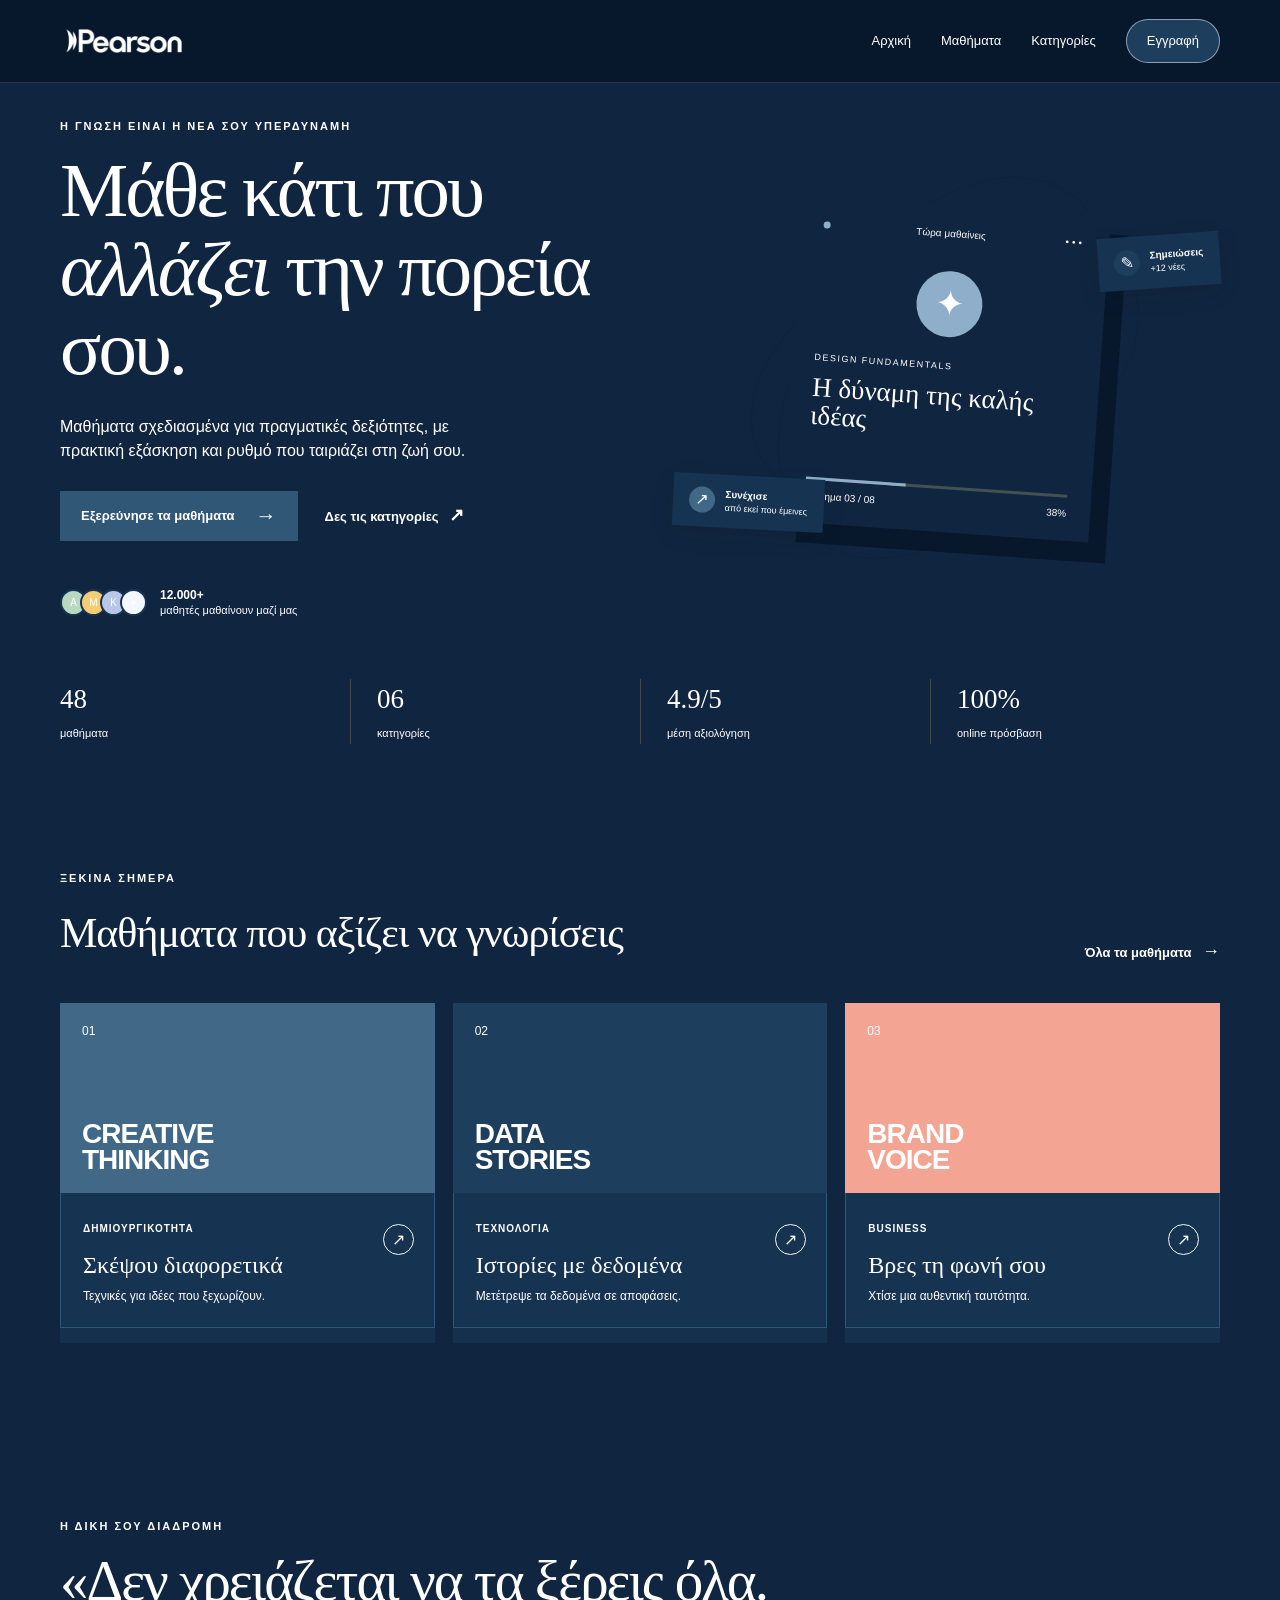
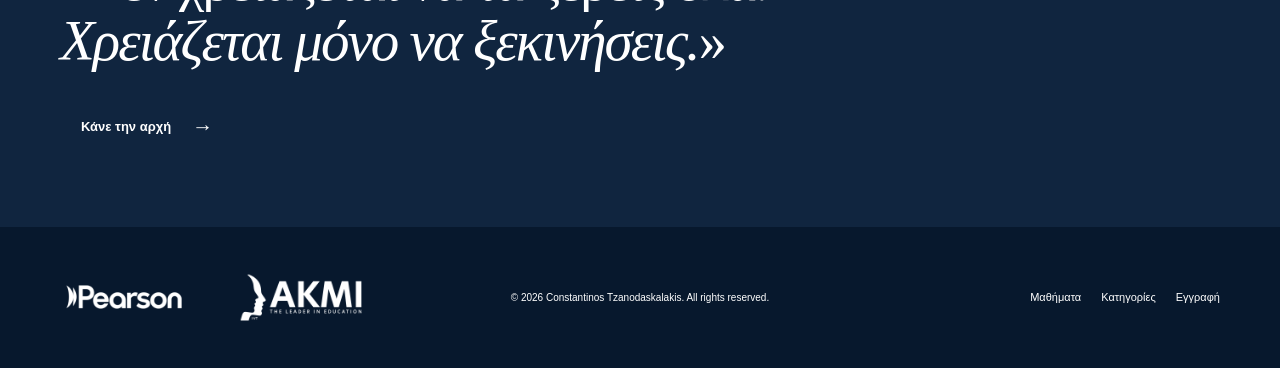
<file: index.html>
<!DOCTYPE html>
<html lang="el">
<head>
  <meta charset="UTF-8">
  <meta name="viewport" content="width=device-width, initial-scale=1.0">
  <meta name="description" content="Pearson Learn - σύγχρονη online εκπαιδευτική πλατφόρμα.">
  <title>Pearson Learn | Μάθε με τον δικό σου ρυθμό</title>
  <link rel="stylesheet" href="styles.css">
  <script src="script.js" defer></script>
</head>
<body>
  <header class="site-header">
    <div class="container nav-wrap">
      <a class="brand" href="index.html" aria-label="Pearson Learn αρχική σελίδα"><img class="brand-logo" src="logo.png" alt="Pearson Learn"></a>
      <button class="menu-toggle" type="button" aria-label="Άνοιγμα μενού" aria-expanded="false">☰</button>
      <nav class="main-nav" aria-label="Κύρια πλοήγηση">
        <a class="active" href="index.html">Αρχική</a>
        <a href="courses.html">Μαθήματα</a>
        <a href="categories.html">Κατηγορίες</a>
        <a class="nav-cta" href="register.html">Εγγραφή</a>
      </nav>
    </div>
  </header>

  <main>
    <section class="hero">
      <div class="container hero-grid">
        <div class="hero-copy reveal">
          <p class="eyebrow">Η γνώση είναι η νέα σου υπερδύναμη</p>
          <h1>Μάθε κάτι που <em>αλλάζει</em> την πορεία σου.</h1>
          <p class="hero-text">Μαθήματα σχεδιασμένα για πραγματικές δεξιότητες, με πρακτική εξάσκηση και ρυθμό που ταιριάζει στη ζωή σου.</p>
          <div class="hero-actions">
            <a class="button button-primary" href="courses.html">Εξερεύνησε τα μαθήματα <span>→</span></a>
            <a class="text-link" href="categories.html">Δες τις κατηγορίες <span>↗</span></a>
          </div>
          <div class="hero-proof"><div class="avatar-stack"><span>Α</span><span>Μ</span><span>Κ</span><span>+</span></div><p><strong>12.000+</strong><br>μαθητές μαθαίνουν μαζί μας</p></div>
        </div>
        <div class="hero-visual reveal reveal-delay">
          <div class="orbit orbit-one"></div><div class="orbit orbit-two"></div>
          <div class="learning-card"><div class="card-topline"><span class="live-dot"></span><span>Τώρα μαθαίνεις</span><span class="more">•••</span></div><div class="course-symbol">✦</div><p class="mini-label">DESIGN FUNDAMENTALS</p><h2>Η δύναμη της καλής ιδέας</h2><div class="progress-line"><span></span></div><div class="card-bottom"><span>Μάθημα 03 / 08</span><span>38%</span></div></div>
          <div class="floating-note note-one"><span>✎</span><div><strong>Σημειώσεις</strong><small>+12 νέες</small></div></div>
          <div class="floating-note note-two"><span>↗</span><div><strong>Συνέχισε</strong><small>από εκεί που έμεινες</small></div></div>
        </div>
      </div>
    </section>

    <section class="stats-strip"><div class="container stats-grid"><div><strong>48</strong><span>μαθήματα</span></div><div><strong>06</strong><span>κατηγορίες</span></div><div><strong>4.9/5</strong><span>μέση αξιολόγηση</span></div><div><strong>100%</strong><span>online πρόσβαση</span></div></div></section>

    <section class="section featured-section"><div class="container"><div class="section-heading"><div><p class="eyebrow">Ξεκίνα σήμερα</p><h2>Μαθήματα που αξίζει να γνωρίσεις</h2></div><a class="text-link" href="courses.html">Όλα τα μαθήματα <span>→</span></a></div><div class="course-preview-grid"><article class="feature-course feature-blue"><div class="course-art"><span>01</span><b>CREATIVE<br>THINKING</b></div><div class="course-info"><span class="course-tag">Δημιουργικότητα</span><h3>Σκέψου διαφορετικά</h3><p>Τεχνικές για ιδέες που ξεχωρίζουν.</p><a class="round-arrow" href="courses.html" aria-label="Δες το μάθημα">↗</a></div></article><article class="feature-course feature-yellow"><div class="course-art"><span>02</span><b>DATA<br>STORIES</b></div><div class="course-info"><span class="course-tag">Τεχνολογία</span><h3>Ιστορίες με δεδομένα</h3><p>Μετέτρεψε τα δεδομένα σε αποφάσεις.</p><a class="round-arrow" href="courses.html" aria-label="Δες το μάθημα">↗</a></div></article><article class="feature-course feature-pink"><div class="course-art"><span>03</span><b>BRAND<br>VOICE</b></div><div class="course-info"><span class="course-tag">Business</span><h3>Βρες τη φωνή σου</h3><p>Χτίσε μια αυθεντική ταυτότητα.</p><a class="round-arrow" href="courses.html" aria-label="Δες το μάθημα">↗</a></div></article></div></div></section>

    <section class="quote-section"><div class="container quote-layout"><p class="eyebrow">Η δική σου διαδρομή</p><blockquote>«Δεν χρειάζεται να τα ξέρεις όλα.<br><em>Χρειάζεται μόνο να ξεκινήσεις.</em>»</blockquote><a class="button button-dark" href="register.html">Κάνε την αρχή <span>→</span></a></div></section>
  </main>

  <footer class="site-footer"><div class="container footer-grid"><div class="footer-brand-group"><a class="brand" href="index.html"><img class="brand-logo" src="logo.png" alt="Pearson Learn"></a><div class="footer-identity"><img class="footer-logo" src="iek.png" alt="IEK logo"></div></div><p class="footer-credit">© 2026 Constantinos Tzanodaskalakis. All rights reserved.</p><div class="footer-links"><a href="courses.html">Μαθήματα</a><a href="categories.html">Κατηγορίες</a><a href="register.html">Εγγραφή</a></div></div></footer>
</body>
</html>
</file>
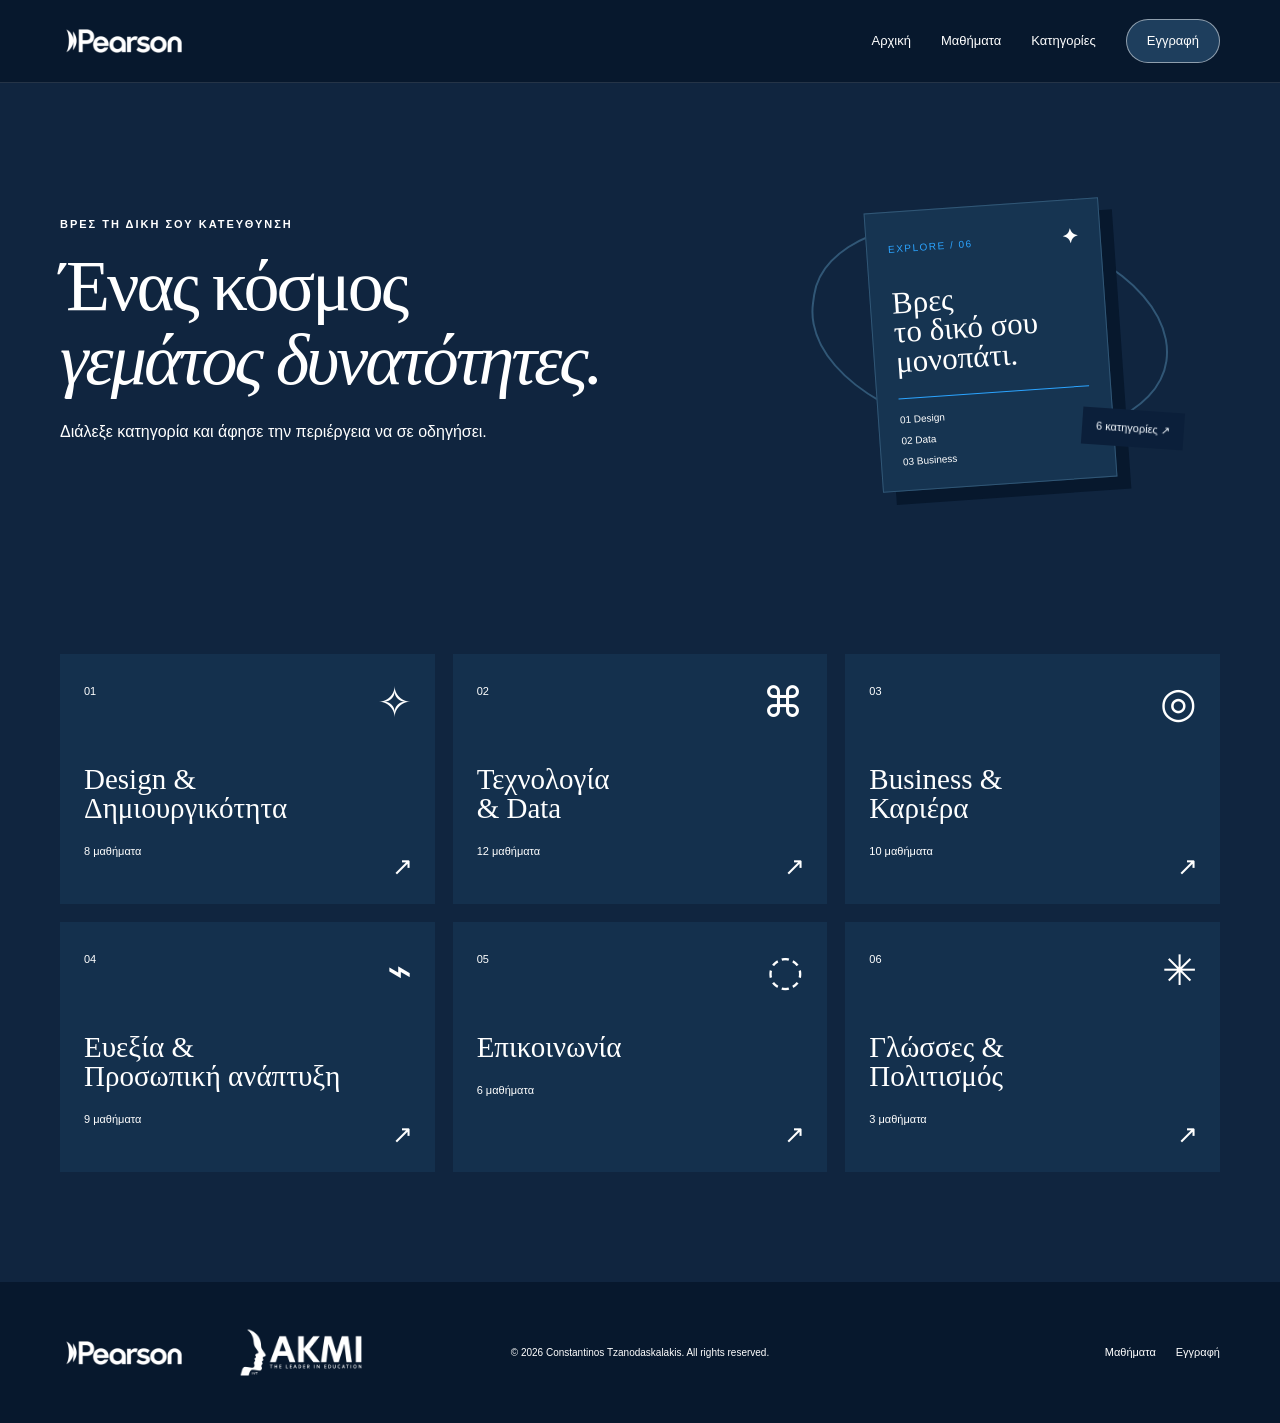
<file: categories.html>
<!DOCTYPE html>
<html lang="el">
<head><meta charset="UTF-8"><meta name="viewport" content="width=device-width, initial-scale=1.0"><meta name="description" content="Κατηγορίες online μαθημάτων Pearson Learn."><title>Κατηγορίες | Pearson Learn</title><link rel="stylesheet" href="styles.css"><script src="script.js" defer></script></head>
<body>
<header class="site-header"><div class="container nav-wrap"><a class="brand" href="index.html"><img class="brand-logo" src="logo.png" alt="Pearson Learn"></a><button class="menu-toggle" type="button" aria-label="Άνοιγμα μενού" aria-expanded="false">☰</button><nav class="main-nav" aria-label="Κύρια πλοήγηση"><a href="index.html">Αρχική</a><a href="courses.html">Μαθήματα</a><a class="active" href="categories.html">Κατηγορίες</a><a class="nav-cta" href="register.html">Εγγραφή</a></nav></div></header>
<main><section class="page-hero category-hero"><div class="container"><p class="eyebrow">Βρες τη δική σου κατεύθυνση</p><h1>Ένας κόσμος<br><em>γεμάτος δυνατότητες.</em></h1><p>Διάλεξε κατηγορία και άφησε την περιέργεια να σε οδηγήσει.</p><div class="category-hero-art" aria-hidden="true"><div class="category-orbit"></div><div class="category-map-card"><div class="category-map-head"><span>EXPLORE / 06</span><strong>✦</strong></div><h2>Βρες<br>το δικό σου<br>μονοπάτι.</h2><div class="category-map-list"><span>01 Design</span><span>02 Data</span><span>03 Business</span></div></div><div class="category-hero-badge">6 κατηγορίες ↗</div></div></div></section><section class="category-section"><div class="container"><div class="category-grid"><a class="category-card category-coral" href="courses.html?category=design"><span class="category-number">01</span><span class="category-icon">✧</span><h2>Design &<br>Δημιουργικότητα</h2><p>8 μαθήματα</p><span class="category-arrow">↗</span></a><a class="category-card category-blue" href="courses.html?category=technology"><span class="category-number">02</span><span class="category-icon">⌘</span><h2>Τεχνολογία<br>& Data</h2><p>12 μαθήματα</p><span class="category-arrow">↗</span></a><a class="category-card category-yellow" href="courses.html?category=business"><span class="category-number">03</span><span class="category-icon">◎</span><h2>Business &<br>Καριέρα</h2><p>10 μαθήματα</p><span class="category-arrow">↗</span></a><a class="category-card category-green" href="courses.html?category=wellbeing"><span class="category-number">04</span><span class="category-icon">⌁</span><h2>Ευεξία &<br>Προσωπική ανάπτυξη</h2><p>9 μαθήματα</p><span class="category-arrow">↗</span></a><a class="category-card category-lilac" href="courses.html?category=business"><span class="category-number">05</span><span class="category-icon">◌</span><h2>Επικοινωνία</h2><p>6 μαθήματα</p><span class="category-arrow">↗</span></a><a class="category-card category-orange" href="courses.html?category=design"><span class="category-number">06</span><span class="category-icon">✳</span><h2>Γλώσσες &<br>Πολιτισμός</h2><p>3 μαθήματα</p><span class="category-arrow">↗</span></a></div></div></section></main>
<footer class="site-footer"><div class="container footer-grid"><div class="footer-brand-group"><a class="brand" href="index.html"><img class="brand-logo" src="logo.png" alt="Pearson Learn"></a><div class="footer-identity"><img class="footer-logo" src="iek.png" alt="IEK logo"></div></div><p class="footer-credit">© 2026 Constantinos Tzanodaskalakis. All rights reserved.</p><div class="footer-links"><a href="courses.html">Μαθήματα</a><a href="register.html">Εγγραφή</a></div></div></footer>
</body></html>
</file>
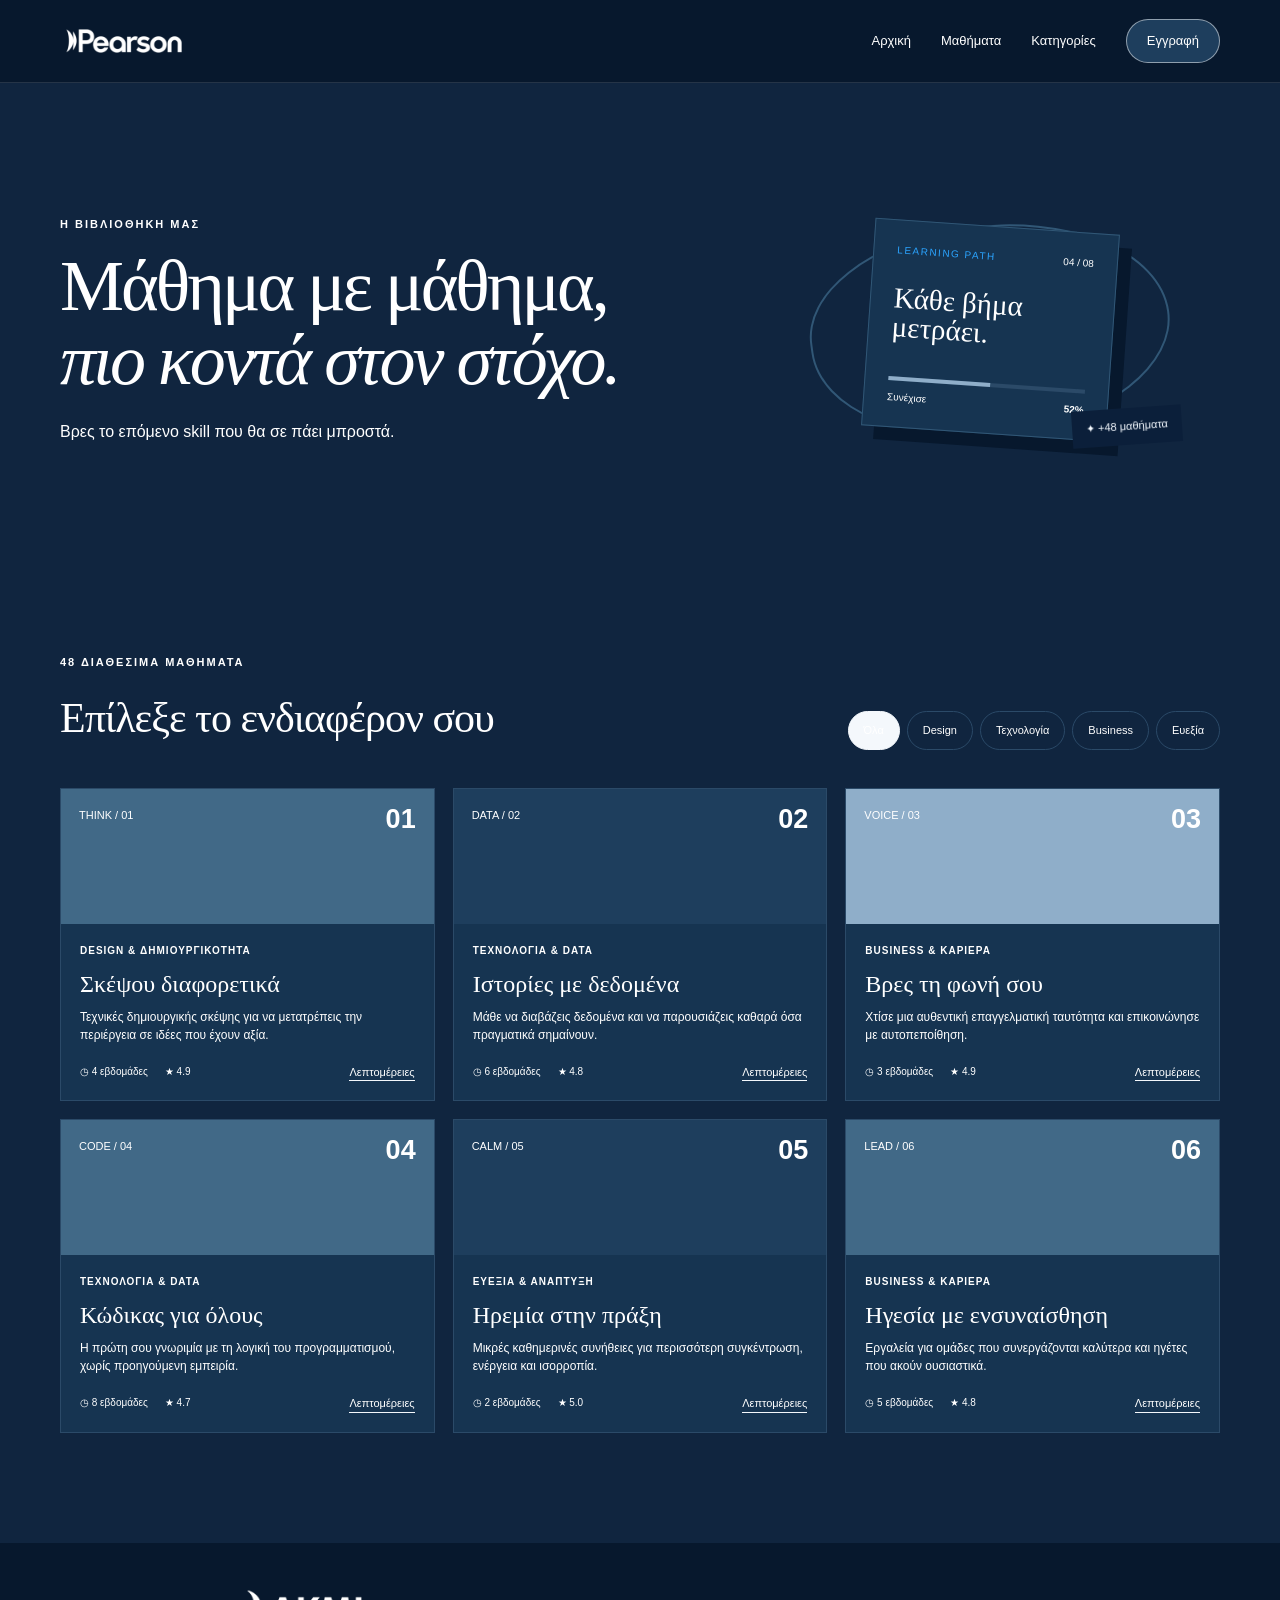
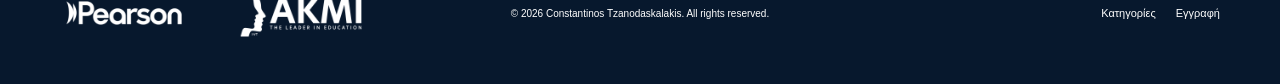
<file: courses.html>
<!DOCTYPE html>
<html lang="el">
<head><meta charset="UTF-8"><meta name="viewport" content="width=device-width, initial-scale=1.0"><meta name="description" content="Εξερεύνησε τα online μαθήματα του Pearson Learn."><title>Μαθήματα | Pearson Learn</title><link rel="stylesheet" href="styles.css"><script src="script.js" defer></script></head>
<body>
  <header class="site-header"><div class="container nav-wrap"><a class="brand" href="index.html"><img class="brand-logo" src="logo.png" alt="Pearson Learn"></a><button class="menu-toggle" type="button" aria-label="Άνοιγμα μενού" aria-expanded="false">☰</button><nav class="main-nav" aria-label="Κύρια πλοήγηση"><a href="index.html">Αρχική</a><a class="active" href="courses.html">Μαθήματα</a><a href="categories.html">Κατηγορίες</a><a class="nav-cta" href="register.html">Εγγραφή</a></nav></div></header>
  <main><section class="page-hero"><div class="container"><p class="eyebrow">Η βιβλιοθήκη μας</p><h1>Μάθημα με μάθημα,<br><em>πιο κοντά στον στόχο.</em></h1><p>Βρες το επόμενο skill που θα σε πάει μπροστά.</p><div class="page-hero-art" aria-hidden="true"><div class="path-orbit"></div><div class="hero-stat-card"><div class="stat-top"><span>LEARNING PATH</span><span>04 / 08</span></div><h2>Κάθε βήμα<br>μετράει.</h2><div class="path-progress"><span></span></div><div class="stat-bottom"><span>Συνέχισε</span><strong>52%</strong></div></div><div class="hero-badge">✦ +48 μαθήματα</div></div></div></section>
    <section class="catalog-section"><div class="container"><div class="catalog-toolbar"><div><p class="eyebrow">48 διαθέσιμα μαθήματα</p><h2>Επίλεξε το ενδιαφέρον σου</h2></div><div class="filter-group" role="group" aria-label="Φίλτρα κατηγορίας"><button class="filter-button active" data-filter="all">Όλα</button><button class="filter-button" data-filter="design">Design</button><button class="filter-button" data-filter="technology">Τεχνολογία</button><button class="filter-button" data-filter="business">Business</button><button class="filter-button" data-filter="wellbeing">Ευεξία</button></div></div><div class="course-grid" id="course-grid"></div><p class="empty-state" id="empty-state" hidden>Δεν βρέθηκαν μαθήματα σε αυτή την κατηγορία.</p></div></section></main>
  <div class="modal-backdrop" id="course-modal" hidden><div class="course-modal" role="dialog" aria-modal="true" aria-labelledby="modal-title"><button class="modal-close" type="button" aria-label="Κλείσιμο">×</button><span class="modal-kicker" id="modal-category"></span><h2 id="modal-title"></h2><p id="modal-description"></p><div class="modal-meta"><span id="modal-duration"></span><span id="modal-level"></span><span id="modal-rating"></span></div><a class="button button-primary" id="modal-register" href="register.html">Εγγραφή στο μάθημα <span>→</span></a></div></div>
  <footer class="site-footer"><div class="container footer-grid"><div class="footer-brand-group"><a class="brand" href="index.html"><img class="brand-logo" src="logo.png" alt="Pearson Learn"></a><div class="footer-identity"><img class="footer-logo" src="iek.png" alt="IEK logo"></div></div><p class="footer-credit">© 2026 Constantinos Tzanodaskalakis. All rights reserved.</p><div class="footer-links"><a href="categories.html">Κατηγορίες</a><a href="register.html">Εγγραφή</a></div></div></footer>
</body></html>
</file>
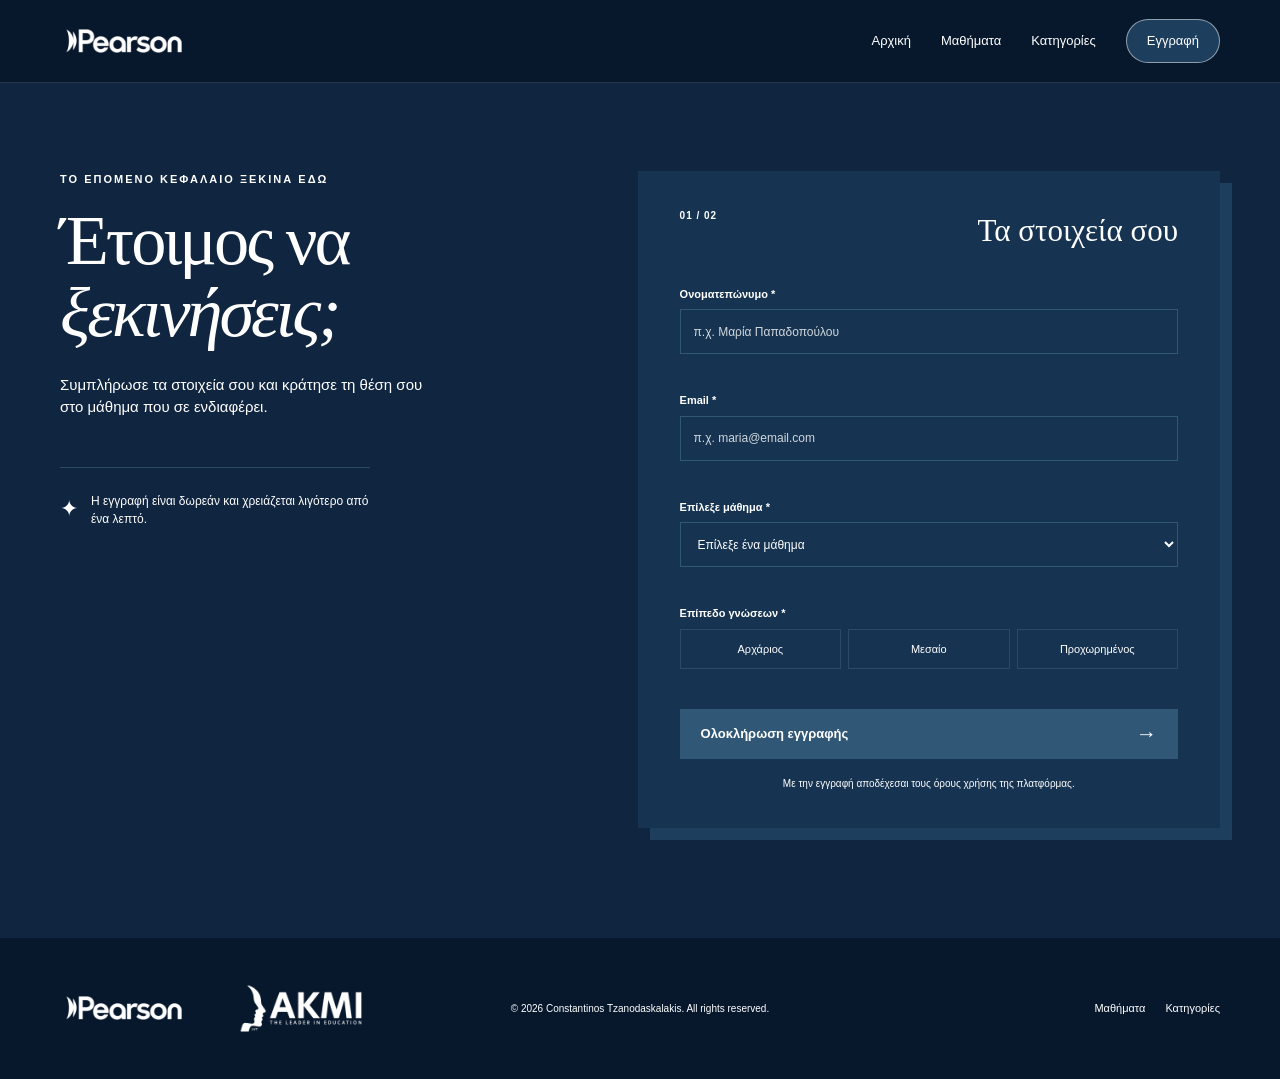
<file: register.html>
<!DOCTYPE html>
<html lang="el">
<head><meta charset="UTF-8"><meta name="viewport" content="width=device-width, initial-scale=1.0"><meta name="description" content="Κάνε mock εγγραφή σε ένα online μάθημα Pearson Learn."><title>Εγγραφή | Pearson Learn</title><link rel="stylesheet" href="styles.css"><script src="script.js" defer></script></head>
<body>
<header class="site-header"><div class="container nav-wrap"><a class="brand" href="index.html"><img class="brand-logo" src="logo.png" alt="Pearson Learn"></a><button class="menu-toggle" type="button" aria-label="Άνοιγμα μενού" aria-expanded="false">☰</button><nav class="main-nav" aria-label="Κύρια πλοήγηση"><a href="index.html">Αρχική</a><a href="courses.html">Μαθήματα</a><a href="categories.html">Κατηγορίες</a><a class="nav-cta active-cta" href="register.html">Εγγραφή</a></nav></div></header>
<main><section class="register-section"><div class="container register-layout"><div class="register-intro"><p class="eyebrow">Το επόμενο κεφάλαιο ξεκινά εδώ</p><h1>Έτοιμος να<br><em>ξεκινήσεις;</em></h1><p>Συμπλήρωσε τα στοιχεία σου και κράτησε τη θέση σου στο μάθημα που σε ενδιαφέρει.</p><div class="register-note"><span>✦</span><p>Η εγγραφή είναι δωρεάν και χρειάζεται λιγότερο από ένα λεπτό.</p></div></div><div class="form-panel"><form id="registration-form" novalidate><div class="form-heading"><span>01 / 02</span><h2>Τα στοιχεία σου</h2></div><label for="name">Ονοματεπώνυμο <span>*</span></label><input id="name" name="name" type="text" placeholder="π.χ. Μαρία Παπαδοπούλου" autocomplete="name" required><small class="field-error" data-error-for="name"></small><label for="email">Email <span>*</span></label><input id="email" name="email" type="email" placeholder="π.χ. maria@email.com" autocomplete="email" required><small class="field-error" data-error-for="email"></small><label for="course">Επίλεξε μάθημα <span>*</span></label><select id="course" name="course" required><option value="">Επίλεξε ένα μάθημα</option><option value="Σκέψου διαφορετικά">Σκέψου διαφορετικά</option><option value="Ιστορίες με δεδομένα">Ιστορίες με δεδομένα</option><option value="Βρες τη φωνή σου">Βρες τη φωνή σου</option><option value="Κώδικας για όλους">Κώδικας για όλους</option><option value="Ηρεμία στην πράξη">Ηρεμία στην πράξη</option></select><small class="field-error" data-error-for="course"></small><label for="level">Επίπεδο γνώσεων <span>*</span></label><div class="level-options"><label><input type="radio" name="level" value="Αρχάριος" required><span>Αρχάριος</span></label><label><input type="radio" name="level" value="Μεσαίο"><span>Μεσαίο</span></label><label><input type="radio" name="level" value="Προχωρημένος"><span>Προχωρημένος</span></label></div><small class="field-error" data-error-for="level"></small><button class="button button-primary form-submit" type="submit">Ολοκλήρωση εγγραφής <span>→</span></button><p class="form-privacy">Με την εγγραφή αποδέχεσαι τους όρους χρήσης της πλατφόρμας.</p></form><div class="success-message" id="success-message" hidden><span class="success-icon">✓</span><p class="eyebrow">Η εγγραφή ολοκληρώθηκε</p><h2>Καλώς ήρθες,<br><em id="success-name">μαθητή!</em></h2><p>Θα λάβεις σύντομα email με τις πληροφορίες πρόσβασης στο μάθημά σου.</p><button class="text-link" id="new-registration" type="button">Νέα εγγραφή <span>↗</span></button></div></div></div></section></main>
<footer class="site-footer"><div class="container footer-grid"><div class="footer-brand-group"><a class="brand" href="index.html"><img class="brand-logo" src="logo.png" alt="Pearson Learn"></a><div class="footer-identity"><img class="footer-logo" src="iek.png" alt="IEK logo"></div></div><p class="footer-credit">© 2026 Constantinos Tzanodaskalakis. All rights reserved.</p><div class="footer-links"><a href="courses.html">Μαθήματα</a><a href="categories.html">Κατηγορίες</a></div></div></footer>
</body></html>
</file>
<file: styles.css>
.footer-grid{grid-template-columns:repeat(3,minmax(0,1fr))!important}.footer-credit{width:100%;margin:0!important;text-align:center!important;justify-self:stretch}.footer-links{justify-self:end}
 @media(max-width:800px){.footer-grid{grid-template-columns:1fr!important}.footer-credit,.footer-links{justify-self:start}}
 .footer-brand-group{display:flex!important;flex-direction:row!important;align-items:center!important;gap:28px;width:max-content;max-width:100%}.footer-brand-group .footer-identity{display:flex!important;flex-direction:column!important;align-items:center!important;flex:0 0 170px;width:170px;gap:7px}.footer-brand-group .footer-credit{margin:0!important;text-align:center!important}.footer-grid{grid-template-columns:repeat(3,minmax(0,1fr))!important}
 .footer-identity{display:flex;flex-direction:column;align-items:flex-start;gap:7px}.footer-credit{margin:0!important;color:#1f2540!important;font-size:10px!important;line-height:1.3}
 .footer-logo{display:block;width:170px;height:85px;max-width:100%;object-fit:contain}
 .category-hero .container{position:relative}.category-hero-art{position:absolute;right:3%;top:50%;width:390px;height:250px;transform:translateY(-50%);display:grid;place-items:center}.category-orbit{position:absolute;width:360px;height:210px;border:2px solid #0B1F3A;border-radius:46% 54% 48% 52%;transform:rotate(8deg)}.category-map-card{position:relative;z-index:1;width:235px;padding:21px;background:#EAF6FF;border:1px solid #2BA4FF;box-shadow:13px 13px 0 #0B1F3A;transform:rotate(-4deg)}.category-map-head{display:flex;justify-content:space-between;align-items:center;color:#102030!important;font-size:10px}.category-map-head span{color:#2BA4FF!important;letter-spacing:1.5px}.category-map-head strong{font-size:20px}.category-map-card h2{margin:25px 0 22px;color:#102030!important;font-family:var(--serif);font-size:31px;font-weight:400;line-height:.95}.category-map-list{display:grid;gap:6px;padding-top:13px;border-top:1px solid #2BA4FF;color:#102030!important;font-size:10px}.category-hero-badge{position:absolute;right:1px;bottom:9px;z-index:2;padding:10px 14px;background:#0B1F3A;color:#F5FAFF!important;font-size:11px;transform:rotate(4deg)}
 @media(max-width:800px){.category-hero .container{min-height:585px!important}.category-hero .category-hero-art{position:relative!important;right:auto!important;top:auto!important;transform:none!important;width:100%!important;height:250px!important;margin-top:28px!important}.category-hero .category-orbit{width:300px!important;height:185px!important}.category-hero .category-map-card{width:225px!important}.category-hero .category-hero-badge{right:7%!important;bottom:8px!important}}
 @media(max-width:800px){.page-hero .container{min-height:585px!important}.page-hero .page-hero-art{position:relative!important;right:auto!important;top:auto!important;transform:none!important;width:100%!important;height:250px!important;margin-top:28px!important}.page-hero .path-orbit{width:300px!important;height:185px!important}.page-hero .hero-stat-card{width:225px!important}.page-hero .hero-badge{right:7%!important;bottom:8px!important}}
 @media(max-width:800px){.page-hero .container{min-height:585px}.page-hero-art{position:relative;right:auto;top:auto;transform:none;width:100%;height:250px;margin-top:28px}.path-orbit{width:300px;height:185px}.hero-stat-card{width:225px}.hero-badge{right:7%;bottom:8px}}
 .page-hero .container{position:relative;min-height:330px;display:flex;flex-direction:column;justify-content:center}.page-hero-art{position:absolute;right:3%;top:50%;width:390px;height:250px;transform:translateY(-50%);display:grid;place-items:center}.path-orbit{position:absolute;width:360px;height:210px;border:2px solid #0B1F3A;border-radius:46% 54% 48% 52%;transform:rotate(-8deg)}.hero-stat-card{position:relative;z-index:1;width:245px;padding:22px 23px;background:#EAF6FF;border:1px solid #2BA4FF;box-shadow:13px 13px 0 #0B1F3A;transform:rotate(4deg)}.stat-top,.stat-bottom{display:flex;justify-content:space-between;align-items:center;color:#102030!important;font-size:10px}.stat-top span:first-child{color:#2BA4FF!important;letter-spacing:1.5px}.hero-stat-card h2{margin:26px 0 35px;color:#102030!important;font-family:var(--serif);font-size:29px;font-weight:400;line-height:1}.path-progress{height:4px;margin-bottom:9px;background:#B9E6FF}.path-progress span{display:block;width:52%;height:100%;background:#0B1F3A}.hero-badge{position:absolute;right:3px;bottom:11px;z-index:2;padding:10px 14px;background:#0B1F3A;color:#F5FAFF!important;font-size:11px;transform:rotate(-4deg)}
 body :where(h1,h2,h3,p,a,span,strong,small,label,button,blockquote,option){color:#102030!important}.field-error{color:#102030!important}.page-hero .container,.catalog-toolbar,.register-intro,.form-panel{animation:rise .7s both}.catalog-card,.category-card{animation:rise .65s both}.catalog-card:nth-child(2),.category-card:nth-child(2){animation-delay:.08s}.catalog-card:nth-child(3),.category-card:nth-child(3){animation-delay:.16s}.catalog-card:nth-child(4),.category-card:nth-child(4){animation-delay:.24s}.catalog-card:nth-child(5),.category-card:nth-child(5){animation-delay:.32s}.catalog-card:nth-child(6),.category-card:nth-child(6){animation-delay:.4s}.course-grid,.category-grid{perspective:900px}.register-layout{animation:rise .7s both}.site-footer{animation:rise .7s both}
 .category-hero{background:#D9F0FF!important;color:#102030!important}.category-hero .eyebrow,.category-hero h1 em{color:#0B1F3A!important}
 .brand-logo{display:block;width:128px;height:auto;max-height:42px}
 .button-primary{background:#2BA4FF!important;color:#F5FAFF!important}.button-primary:hover{background:#0B1F3A!important;color:#F5FAFF!important}
body{background:#F5FBFF!important;color:#102030!important}.site-header{background:#0B1F3A!important;color:#F5FAFF!important}.hero{background:#D9F0FF!important}.stats-strip,.learning-card,.button-dark{background:#F5FBFF!important;color:#102030!important}.site-footer{background:#0B1F3A!important;color:#F5FAFF!important}.brand-mark{background:#2BA4FF!important;color:#F5FAFF!important}.nav-cta:hover,.active-cta{background:#2BA4FF!important;color:#F5FAFF!important}.floating-note,.course-modal,.form-panel,input[type=text],input[type=email],select{background:#EAF7FF!important;color:#102030!important}.course-info,.catalog-card-content{background:#F8FCFF!important;color:#102030!important}
 :root{--ink:#102030!important;--muted:#2BA4FF!important;--cream:#D9F0FF!important;--paper:#F5FBFF!important;--line:#D4EEFF!important;--coral:#0B1F3A!important;--blue:#2BA4FF!important;--yellow:#0B1F3A!important;--green:#2BA4FF!important;--lilac:#0B1F3A!important;--orange:#2BA4FF!important}
:root{--ink:#102030;--muted:#2BA4FF;--cream:#EAF6FF;--paper:#EAF6FF;--line:#DFF1FF;--coral:#0B1F3A;--blue:#2BA4FF;--yellow:#0B1F3A;--green:#2BA4FF;--lilac:#0B1F3A;--orange:#2BA4FF;--serif:Georgia,'Times New Roman',serif;--sans:'Trebuchet MS',Verdana,sans-serif}*{box-sizing:border-box}html{scroll-behavior:smooth}body{margin:0;color:var(--ink);background:var(--paper);font-family:var(--sans);line-height:1.5}a{color:inherit;text-decoration:none}button,input,select{font:inherit}.container{width:min(1160px,calc(100% - 48px));margin:0 auto}.site-header{background:#0B1F3A;border-bottom:1px solid rgba(255,255,255,.12);position:relative;z-index:10}.nav-wrap{height:82px;display:flex;align-items:center;justify-content:space-between}.brand{display:flex;align-items:center;gap:10px;font-size:18px;letter-spacing:-.5px}.brand strong{font-weight:400}.brand-mark{width:33px;height:33px;display:grid;place-items:center;border-radius:50%;background:#2BA4FF;color:#F5FAFF;font-family:var(--serif);font-size:21px;font-style:italic}.main-nav{display:flex;align-items:center;gap:30px;font-size:13px}.main-nav a{color:#EAF7FF;transition:color .2s}.main-nav a:hover,.main-nav a.active{color:#ffffff}.nav-cta{border:1px solid rgba(255,255,255,.5);border-radius:30px;padding:11px 20px;color:#F5FAFF!important}.nav-cta:hover,.active-cta{background:#2BA4FF;color:#F5FAFF!important}.menu-toggle{display:none;background:none;border:0;font-size:23px;cursor:pointer}.hero{background:var(--cream);overflow:hidden}.hero-grid{min-height:570px;display:grid;grid-template-columns:1fr 1fr;align-items:center;gap:60px}.eyebrow{margin:0 0 16px;color:var(--coral);font-size:11px;font-weight:bold;letter-spacing:2px;text-transform:uppercase}.hero h1,.page-hero h1,.register-intro h1{max-width:590px;margin:0;font-family:var(--serif);font-size:clamp(48px,6vw,78px);font-weight:400;line-height:1.03;letter-spacing:-3px}.hero h1 em,.page-hero h1 em,.register-intro h1 em{color:var(--coral);font-style:italic}.hero-text{max-width:455px;margin:27px 0 28px;color:var(--muted);font-size:16px}.hero-actions{display:flex;align-items:center;gap:27px}.button{display:inline-flex;align-items:center;gap:21px;padding:15px 21px;border:0;cursor:pointer;font-weight:bold;font-size:13px}.button-primary{background:var(--coral);color:#EAF6FF}.button-primary:hover{background:#0077B6}.button-dark{background:var(--ink);color:#EAF6FF}.button span{font-size:21px;line-height:10px}.text-link{font-size:13px;font-weight:bold;border:0;background:none;padding:0;cursor:pointer}.text-link span{font-size:18px;margin-left:7px}.hero-proof{display:flex;align-items:center;gap:13px;margin-top:46px}.hero-proof p{margin:0;color:var(--muted);font-size:11px;line-height:1.35}.hero-proof strong{color:var(--ink);font-size:12px}.avatar-stack{display:flex}.avatar-stack span{width:27px;height:27px;border:2px solid var(--cream);background:#e7a08e;border-radius:50%;display:grid;place-items:center;margin-left:-7px;font-size:10px}.avatar-stack span:first-child{margin-left:0;background:#b9d8c0}.avatar-stack span:nth-child(2){background:#f5cc74}.avatar-stack span:nth-child(3){background:#b9c6e7}.avatar-stack span:last-child{background:var(--ink);color:#EAF6FF}.hero-visual{height:490px;position:relative;display:grid;place-items:center}.learning-card{position:relative;z-index:2;width:min(310px,75%);padding:23px 24px 20px;background:var(--ink);color:#fff;box-shadow:18px 20px 0 rgba(255,114,94,.3);transform:rotate(4deg)}.card-topline,.card-bottom{display:flex;justify-content:space-between;align-items:center;color:#a8b3b2;font-size:10px}.live-dot{display:inline-block;width:7px;height:7px;margin-right:6px;border-radius:50%;background:var(--coral)}.more{letter-spacing:3px}.course-symbol{display:grid;place-items:center;width:66px;height:66px;margin:30px auto 23px;border-radius:50%;background:var(--coral);font-family:var(--serif);font-size:36px}.mini-label{margin:0 0 8px;color:var(--yellow);font-size:9px;letter-spacing:1.5px}.learning-card h2{margin:0 0 48px;font-family:var(--serif);font-size:27px;font-weight:400;line-height:1.05}.progress-line{height:3px;margin-bottom:8px;background:#425151}.progress-line span{display:block;width:38%;height:100%;background:var(--coral)}.orbit{position:absolute;border:1px solid rgba(23,33,33,.22);border-radius:50%}.orbit-one{width:410px;height:250px;transform:rotate(-24deg)}.orbit-two{width:270px;height:430px;transform:rotate(36deg)}.floating-note{position:absolute;z-index:3;display:flex;align-items:center;gap:10px;padding:12px 16px;background:#fff;box-shadow:0 8px 22px rgba(23,33,33,.1);font-size:10px}.floating-note span{display:grid;place-items:center;width:26px;height:26px;border-radius:50%;background:var(--yellow);font-size:16px}.floating-note strong,.floating-note small{display:block}.floating-note small{color:var(--muted);font-size:9px}.note-one{top:112px;right:0;transform:rotate(-4deg)}.note-two{bottom:85px;left:3px;transform:rotate(3deg)}.note-two span{background:var(--blue)}.stats-strip{background:var(--ink);color:#fff}.stats-grid{display:grid;grid-template-columns:repeat(4,1fr);padding:26px 0}.stats-grid div{padding-left:26px;border-left:1px solid #3d4a49}.stats-grid div:first-child{padding-left:0;border:0}.stats-grid strong{display:block;font-family:var(--serif);font-size:27px;font-weight:400}.stats-grid span{color:#a8b3b2;font-size:11px}.section{padding:100px 0}.section-heading,.catalog-toolbar{display:flex;justify-content:space-between;align-items:end;margin-bottom:38px}.section-heading h2,.catalog-toolbar h2{margin:0;font-family:var(--serif);font-size:42px;font-weight:400;letter-spacing:-1px}.course-preview-grid{display:grid;grid-template-columns:repeat(3,1fr);gap:18px}.feature-course{min-height:340px}.course-art{height:190px;padding:19px 22px;display:flex;flex-direction:column;justify-content:space-between}.course-art span{font-size:12px}.course-art b{font-size:28px;line-height:.95;letter-spacing:-1px}.feature-blue .course-art{background:var(--blue)}.feature-yellow .course-art{background:var(--yellow)}.feature-pink .course-art{background:#f4a493}.course-info{position:relative;padding:22px;border:1px solid var(--line);border-top:0}.course-tag,.modal-kicker{color:var(--coral);font-size:10px;font-weight:bold;letter-spacing:1px;text-transform:uppercase}.course-info h3{margin:8px 0 4px;font-family:var(--serif);font-size:24px;font-weight:400}.course-info p{margin:0;color:var(--muted);font-size:12px}.round-arrow{position:absolute;right:20px;top:31px;display:grid;place-items:center;width:31px;height:31px;border:1px solid var(--ink);border-radius:50%}.quote-section{padding:75px 0;background:var(--yellow)}.quote-layout{position:relative}.quote-layout blockquote{margin:0 0 31px;font-family:var(--serif);font-size:clamp(34px,4.5vw,57px);line-height:1.06;letter-spacing:-2px}.quote-layout blockquote em{font-style:italic}.page-hero{padding:82px 0 77px;background:var(--blue)}.page-hero h1{font-size:clamp(49px,6vw,72px)}.page-hero p:not(.eyebrow){max-width:450px;margin:23px 0 0;color:#3f5c60}.catalog-section,.category-section{padding:82px 0 110px}.filter-group{display:flex;flex-wrap:wrap;justify-content:flex-end;gap:7px}.filter-button{padding:10px 15px;border:1px solid var(--line);border-radius:25px;background:transparent;color:var(--muted);cursor:pointer;font-size:11px}.filter-button:hover,.filter-button.active{background:var(--ink);border-color:var(--ink);color:#fff}.course-grid{display:grid;grid-template-columns:repeat(3,1fr);gap:18px}.catalog-card{display:flex;flex-direction:column;min-height:300px;border:1px solid var(--line);transition:transform .2s,box-shadow .2s}.catalog-card:hover{transform:translateY(-5px);box-shadow:8px 10px 0 var(--yellow)}.catalog-card-visual{height:135px;padding:18px;display:flex;justify-content:space-between;align-items:flex-start}.catalog-card-visual b{font-size:27px;line-height:.95}.catalog-card-visual span{font-size:11px}.visual-blue{background:var(--blue)}.visual-yellow{background:var(--yellow)}.visual-coral{background:var(--coral)}.visual-green{background:var(--green)}.visual-lilac{background:var(--lilac)}.visual-orange{background:var(--orange)}.catalog-card-content{padding:19px;display:flex;flex-direction:column;flex:1}.catalog-card-content h3{margin:8px 0 6px;font-family:var(--serif);font-size:24px;font-weight:400}.catalog-card-content p{margin:0;color:var(--muted);font-size:12px}.course-meta{display:flex;gap:17px;margin-top:auto;padding-top:20px;color:var(--muted);font-size:10px}.details-button{margin-left:auto;padding:0;background:none;border:0;border-bottom:1px solid var(--ink);font-size:11px;cursor:pointer}.empty-state{text-align:center;color:var(--muted);padding:40px}.modal-backdrop{position:fixed;inset:0;z-index:20;display:grid;place-items:center;background:rgba(23,33,33,.65);padding:25px}.modal-backdrop[hidden]{display:none}.course-modal{position:relative;width:min(500px,100%);padding:42px;background:var(--paper);box-shadow:12px 12px 0 var(--coral)}.modal-close{position:absolute;right:17px;top:12px;border:0;background:transparent;font-size:27px;cursor:pointer}.course-modal h2{margin:9px 0 12px;font-family:var(--serif);font-size:38px;font-weight:400}.course-modal>p{color:var(--muted);font-size:14px}.modal-meta{display:flex;gap:18px;margin:25px 0;color:var(--muted);font-size:11px}.category-hero{background:var(--coral)}.category-hero .eyebrow{color:#fff}.category-hero h1 em{color:#fff}.category-hero p:not(.eyebrow){color:#6f2e26}.category-grid{display:grid;grid-template-columns:repeat(3,1fr);gap:18px}.category-card{position:relative;min-height:250px;padding:24px;transition:transform .2s}.category-card:hover{transform:translateY(-7px)}.category-number{font-size:11px}.category-icon{position:absolute;right:23px;top:18px;font-family:var(--serif);font-size:42px}.category-card h2{margin:63px 0 20px;font-family:var(--serif);font-size:29px;font-weight:400;line-height:1}.category-card p{margin:0;font-size:11px}.category-arrow{position:absolute;right:22px;bottom:19px;font-size:25px}.category-coral{background:#f4a493}.category-blue{background:var(--blue)}.category-yellow{background:var(--yellow)}.category-green{background:var(--green)}.category-lilac{background:var(--lilac)}.category-orange{background:var(--orange)}.register-section{padding:88px 0 110px;background:var(--cream)}.register-layout{display:grid;grid-template-columns:.82fr 1fr;gap:100px;align-items:start}.register-intro h1{font-size:clamp(49px,5.5vw,72px)}.register-intro>p:not(.eyebrow){max-width:370px;margin:25px 0;color:var(--muted);font-size:15px}.register-note{display:flex;gap:13px;align-items:flex-start;max-width:310px;padding-top:24px;border-top:1px solid var(--line);margin-top:48px}.register-note span{font-size:22px;color:var(--coral)}.register-note p{margin:0;color:var(--muted);font-size:12px}.form-panel{background:#fff;padding:37px 42px;box-shadow:12px 12px 0 var(--yellow)}.form-heading{display:flex;justify-content:space-between;align-items:start;margin-bottom:31px}.form-heading span{color:var(--coral);font-size:10px;font-weight:bold;letter-spacing:1px}.form-heading h2{margin:0;font-family:var(--serif);font-size:31px;font-weight:400}.form-panel form>label{display:block;margin:18px 0 7px;font-size:11px;font-weight:bold}.form-panel label>span{color:var(--coral)}input[type=text],input[type=email],select{width:100%;height:45px;padding:0 13px;border:1px solid var(--line);border-radius:0;background:#fff;color:var(--ink);font-size:12px;outline:0}input:focus,select:focus{border-color:var(--ink)}.field-error{display:block;min-height:16px;margin-top:4px;color:#d24736;font-size:10px}.level-options{display:flex;gap:7px}.level-options label{flex:1;position:relative}.level-options input{position:absolute;opacity:0}.level-options label span{display:block;padding:11px 7px;border:1px solid var(--line);color:var(--muted);font-size:11px;text-align:center;cursor:pointer}.level-options input:checked+span{border-color:var(--ink);background:var(--ink);color:#fff}.form-submit{width:100%;justify-content:space-between;margin-top:20px}.form-privacy{margin:17px 0 0;color:var(--muted);font-size:10px;text-align:center}.success-message{text-align:center;padding:25px 0}.success-icon{display:grid;place-items:center;width:58px;height:58px;margin:0 auto 23px;border-radius:50%;background:var(--green);font-size:25px}.success-message h2{margin:0 0 13px;font-family:var(--serif);font-size:40px;font-weight:400;line-height:1.05}.success-message p:not(.eyebrow){max-width:310px;margin:0 auto 23px;color:var(--muted);font-size:13px}.site-footer{padding:28px 0;background:var(--ink);color:#fff}.footer-grid{display:grid;grid-template-columns:1fr 1fr auto;align-items:center;gap:30px}.footer-grid p{margin:0;color:#a8b3b2;font-size:11px}.footer-links{display:flex;gap:20px;color:#a8b3b2;font-size:11px}.reveal{animation:rise .7s both}.reveal-delay{animation-delay:.15s}@keyframes rise{from{opacity:0;transform:translateY(16px)}to{opacity:1;transform:translateY(0)}}
@media(max-width:800px){.container{width:min(100% - 32px,600px)}.nav-wrap{height:70px}.menu-toggle{display:block}.main-nav{display:none;position:absolute;top:70px;left:0;right:0;flex-direction:column;align-items:stretch;gap:0;padding:12px 16px 20px;background:var(--paper);border-bottom:1px solid var(--line)}.main-nav.open{display:flex}.main-nav a{padding:12px}.nav-cta{margin-top:7px;text-align:center}.hero-grid{grid-template-columns:1fr;gap:15px;padding-top:60px}.hero h1{font-size:55px}.hero-visual{height:400px}.stats-grid{grid-template-columns:repeat(2,1fr);gap:22px}.stats-grid div:nth-child(3){padding-left:0;border:0}.section{padding:65px 0}.section-heading,.catalog-toolbar{display:block}.section-heading .text-link{display:inline-block;margin-top:20px}.section-heading h2,.catalog-toolbar h2{font-size:36px}.course-preview-grid,.course-grid,.category-grid{grid-template-columns:1fr}.feature-course{min-height:0}.course-art{height:170px}.page-hero{padding:62px 0}.catalog-section,.category-section{padding:58px 0 75px}.filter-group{justify-content:flex-start;margin-top:25px}.register-layout{grid-template-columns:1fr;gap:45px}.register-section{padding:62px 0 80px}.form-panel{padding:28px 20px;box-shadow:8px 8px 0 var(--yellow)}.footer-grid{grid-template-columns:1fr;gap:15px}.footer-links{margin-top:5px}.quote-section{padding:60px 0}.quote-layout blockquote{font-size:38px}}
@media(max-width:430px){.hero h1,.page-hero h1,.register-intro h1{font-size:45px;letter-spacing:-2px}.hero-actions{align-items:flex-start;flex-direction:column;gap:19px}.hero-visual{transform:scale(.9);margin:-20px -30px}.level-options{flex-direction:column}.modal-meta{flex-wrap:wrap}}

/* Calm dark palette with consistent white typography. */
:root{--ink:#F4F8FC!important;--muted:#C1D2E2!important;--cream:#163451!important;--paper:#10253F!important;--line:#2B4A68!important;--coral:#8FAEC9!important;--blue:#416987!important;--yellow:#1E3E5D!important;--green:#416987!important;--lilac:#1E3E5D!important;--orange:#416987!important}
body,.site-header,.site-footer,.hero,.page-hero,.category-hero,.stats-strip,.learning-card,.button-dark,.catalog-section,.category-section,.register-section,.quote-section{background:#10253F!important;color:#FFFFFF!important}
.site-header,.site-footer{background:#07182D!important;color:#FFFFFF!important}
body :where(h1,h2,h3,p,a,span,strong,small,label,button,blockquote,option,.eyebrow),.field-error,.brand,.main-nav a,.footer-credit,.footer-links a{color:#FFFFFF!important}
body *{color:#FFFFFF!important}.hero h1 em,.page-hero h1 em,.register-intro h1 em,.category-hero .eyebrow,.category-hero h1 em{color:#FFFFFF!important}input::placeholder,textarea::placeholder{color:#FFFFFF!important;opacity:.8}
.brand-mark,.button-primary,.nav-cta:hover,.active-cta{background:#315776!important;color:#FFFFFF!important}
.button-primary:hover,.nav-cta{background:#1E3E5D!important;color:#FFFFFF!important}
.floating-note,.course-modal,.form-panel,input[type=text],input[type=email],select,.category-map-card,.hero-stat-card,.course-info,.catalog-card-content{background:#163451!important;color:#FFFFFF!important;border-color:#315776!important}
.category-orbit,.path-orbit{border-color:#315776!important}.path-progress{background:#2B4A68!important}.path-progress span{background:#8FAEC9!important}
.catalog-card,.category-card,.feature-course{background:#14304D!important;color:#FFFFFF!important;border-color:#2B4A68!important}.category-map-card,.hero-stat-card{box-shadow:13px 13px 0 #07182D!important}
.footer-logo,.brand-logo{filter:grayscale(1) brightness(2)}
.hero-stat-card h2,.category-map-card h2{color:#FFFFFF!important}
.learning-card{box-shadow:18px 20px 0 #07182D!important}
</file>
